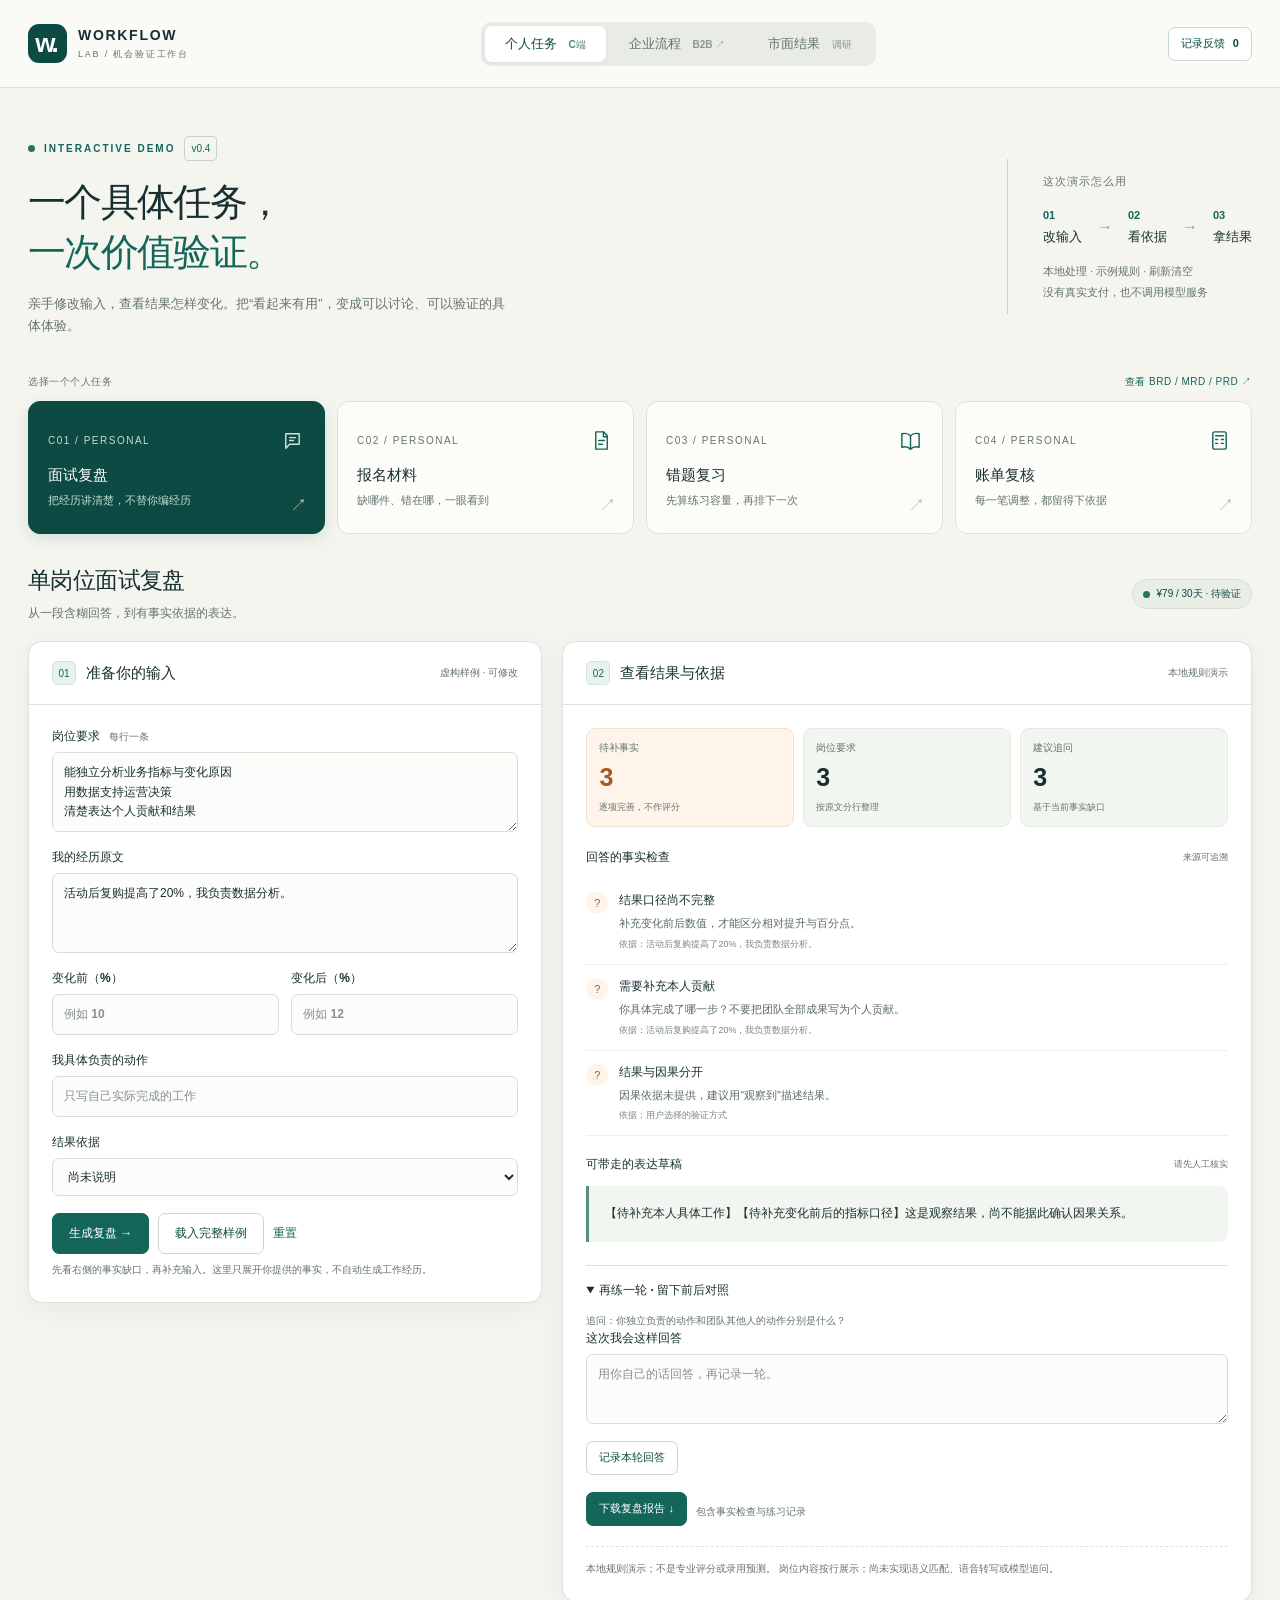
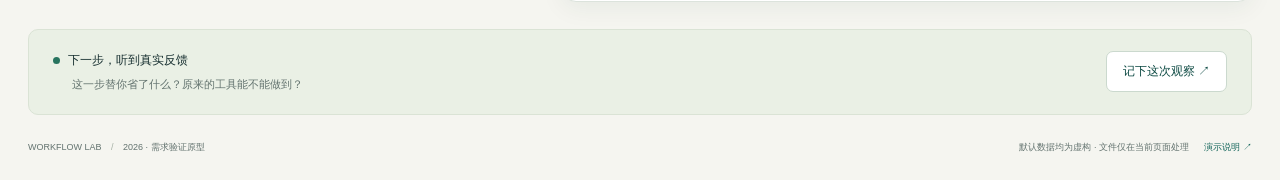
<file: index.html>
<!doctype html>
<html lang="zh-CN">
<head>
  <meta charset="utf-8"><meta name="viewport" content="width=device-width, initial-scale=1"><meta name="color-scheme" content="light">
  <meta name="description" content="四个个人任务工具的可交互本地演示，用于用户访谈和需求验证。">
  <title>个人任务实验室 · Workflow Lab</title>
  <link rel="stylesheet" href="consumer-demo.css">
  <script defer src="consumer-core.js"></script><script defer src="consumer-demo.js"></script>
</head>
<body>
  <a class="skip-link" href="#workspace">跳至操作区</a>
  <header class="topbar">
    <a class="brand" href="index.html" aria-label="Workflow Lab 首页"><span class="brand-symbol" aria-hidden="true">w.</span><span>WORKFLOW<span class="brand-sub">LAB / 机会验证工作台</span></span></a>
    <nav class="family-nav" aria-label="演示大类"><a class="selected" href="index.html" aria-current="page">个人任务 <span>C端</span></a><a href="b2b.html">企业流程 <span>B2B ↗</span></a><a href="agent-results.html">市面结果 <span>调研</span></a></nav>
    <button class="button small secondary" id="feedback-open">记录反馈 <span id="feedback-count">0</span></button>
  </header>
  <div class="page-shell">
    <section class="hero" aria-labelledby="page-title">
      <div><p class="eyebrow"><span class="green-dot"></span> INTERACTIVE DEMO <span class="version">v0.4</span></p><h1 id="page-title">一个具体任务，<span>一次价值验证。</span></h1><p class="hero-description">亲手修改输入，查看结果怎样变化。把“看起来有用”，变成可以讨论、可以验证的具体体验。</p></div>
      <div class="hero-note"><span class="note-label">这次演示怎么用</span><div class="mini-flow"><b>01 <span>改输入</span></b><i>→</i><b>02 <span>看依据</span></b><i>→</i><b>03 <span>拿结果</span></b></div><p>本地处理 · 示例规则 · 刷新清空<br>没有真实支付，也不调用模型服务</p></div>
    </section>
    <div class="section-label"><span>选择一个个人任务</span><a href="https://github.com/allen7wang/codex-b2b-opportunities/blob/main/C端机会/系列文档/README.md">查看 BRD / MRD / PRD ↗</a></div>
    <nav id="scenario-nav" class="scenario-nav" aria-label="C端演示场景"></nav>
    <main id="workspace" tabindex="-1"></main>
    <section class="research-strip"><div><span class="green-dot"></span><strong>下一步，听到真实反馈</strong><p>这一步替你省了什么？原来的工具能不能做到？</p></div><button class="button secondary" id="feedback-bottom">记下这次观察 ↗</button></section>
    <footer><span>WORKFLOW LAB <i>/</i> 2026 · 需求验证原型</span><span>默认数据均为虚构 · 文件仅在当前页面处理 <a href="https://github.com/allen7wang/codex-b2b-opportunities/blob/main/DEMO_GUIDE.md">演示说明 ↗</a></span></footer>
  </div>
  <dialog id="feedback-dialog" aria-labelledby="feedback-title">
    <form id="feedback-form"><div class="dialog-head"><div><p class="eyebrow">RESEARCH NOTES</p><h2 id="feedback-title">记录一次真实观察</h2></div><button type="button" class="icon-button" id="feedback-close" aria-label="关闭反馈窗口">×</button></div>
    <p class="muted">仅保存在本页内存，不会发送。刷新前请下载记录。</p>
    <label>当前方向<input id="feedback-scenario" readonly></label>
    <label>体验后的判断<select id="feedback-verdict"><option value="needs-validation">还需要验证</option><option value="try">愿意继续试用</option><option value="pay-interest">表达了付费意向（非成交）</option><option value="alternative">现有工具已经足够</option></select></label>
    <label>最有用或最卡住的一步<textarea id="feedback-note" rows="4" required maxlength="2000" placeholder="例如：能找到缺件，但我不想手动确认每个文件。"></textarea></label>
    <label>愿意考虑的价格（元，可留空）<input id="feedback-price" type="number" min="0" max="100000" step="0.01" placeholder="这是意向，不记作收入"></label>
    <div class="actions"><button class="button" type="submit">保存观察</button><button type="button" class="button secondary" id="feedback-download">下载全部反馈</button></div></form>
  </dialog>
  <div id="toast" class="toast" role="status" aria-live="polite"></div>
  <noscript><p class="no-script">请启用 JavaScript 以使用本地交互演示。也可以阅读仓库里的产品文档。</p></noscript>
</body>
</html>
</file>
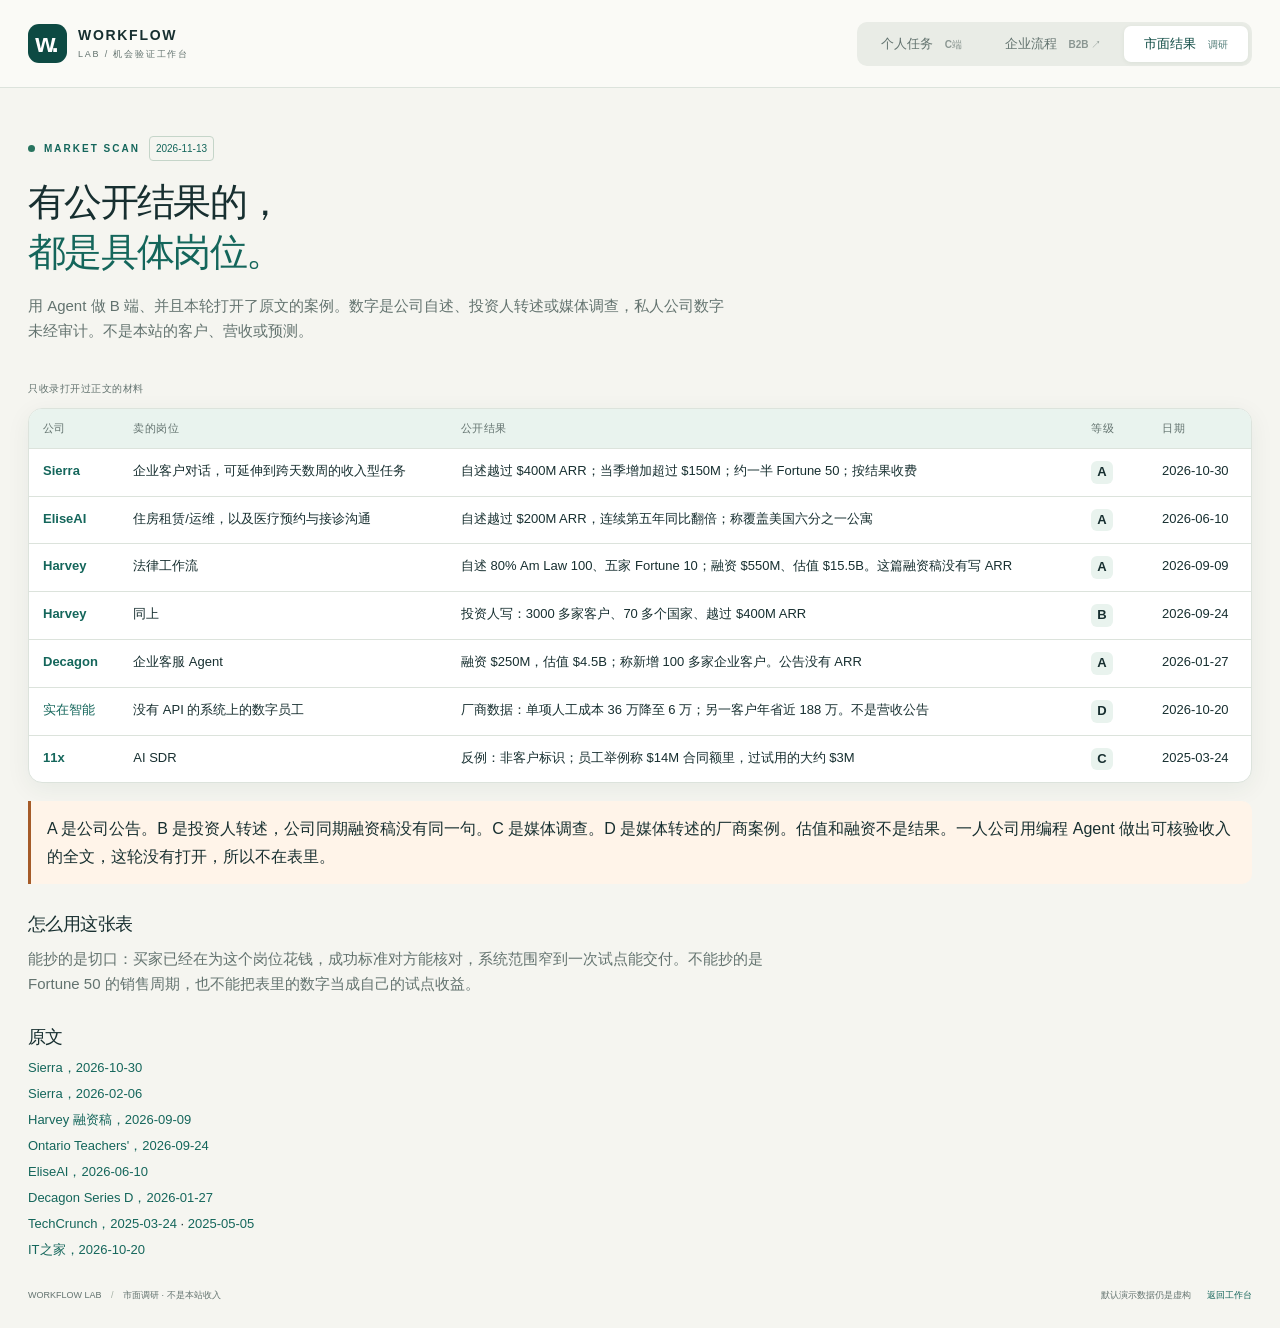
<file: agent-results.html>
<!doctype html>
<html lang="zh-CN">
<head>
  <meta charset="utf-8">
  <meta name="viewport" content="width=device-width, initial-scale=1">
  <meta name="color-scheme" content="light">
  <meta name="description" content="2026-11-13 市面调研：用 Agent 做 B 端、且有公开结果的案例。数字是别人的公开说法，不是本站收入。">
  <title>市面结果 · 机会验证工作台</title>
  <link rel="stylesheet" href="consumer-demo.css">
  <style>
    .note{max-width:760px;color:var(--muted);font-size:15px;line-height:1.7}
    .sheet{background:var(--white);border:1px solid var(--line);border-radius:14px;overflow:auto;box-shadow:var(--shadow)}
    table{width:100%;border-collapse:collapse;font-size:13px;min-width:720px}
    th,td{padding:12px 14px;text-align:left;vertical-align:top;border-bottom:1px solid var(--line)}
    th{font-size:11px;letter-spacing:.04em;color:var(--muted);background:var(--soft)}
    td a{font-weight:650}
    .tag{display:inline-block;min-width:1.4em;padding:1px 6px;border-radius:6px;background:var(--soft);font-weight:700}
    .warn{margin:18px 0 0;padding:14px 16px;border-left:3px solid var(--orange);background:var(--orange-bg);border-radius:0 10px 10px 0}
    .sources{display:grid;gap:8px;margin:8px 0 28px;padding:0;list-style:none}
    .sources li{font-size:13px}
    h2{font-size:18px;margin:28px 0 10px}
  </style>
</head>
<body>
  <a class="skip-link" href="#results">跳至结果表</a>
  <header class="topbar">
    <a class="brand" href="index.html" aria-label="Workflow Lab 首页"><span class="brand-symbol" aria-hidden="true">w.</span><span>WORKFLOW<span class="brand-sub">LAB / 机会验证工作台</span></span></a>
    <nav class="family-nav" aria-label="演示大类">
      <a href="index.html">个人任务 <span>C端</span></a>
      <a href="b2b.html">企业流程 <span>B2B ↗</span></a>
      <a class="selected" href="agent-results.html" aria-current="page">市面结果 <span>调研</span></a>
    </nav>
  </header>
  <div class="page-shell">
    <section class="hero" aria-labelledby="page-title">
      <div>
        <p class="eyebrow"><span class="green-dot"></span> MARKET SCAN <span class="version">2026-11-13</span></p>
        <h1 id="page-title">有公开结果的，<span>都是具体岗位。</span></h1>
        <p class="hero-description note">用 Agent 做 B 端、并且本轮打开了原文的案例。数字是公司自述、投资人转述或媒体调查，私人公司数字未经审计。不是本站的客户、营收或预测。</p>
      </div>
    </section>
    <div class="section-label"><span id="results">只收录打开过正文的材料</span></div>
    <div class="sheet">
      <table>
        <thead><tr><th>公司</th><th>卖的岗位</th><th>公开结果</th><th>等级</th><th>日期</th></tr></thead>
        <tbody>
          <tr><td><a href="https://sierra.ai/blog/our-customers-ambition-is-accelerating-our-growth">Sierra</a></td><td>企业客户对话，可延伸到跨天数周的收入型任务</td><td>自述越过 $400M ARR；当季增加超过 $150M；约一半 Fortune 50；按结果收费</td><td><span class="tag">A</span></td><td>2026-10-30</td></tr>
          <tr><td><a href="https://www.eliseai.com/blog/eliseai-hits-200m-arr-after-five-consecutive-years-of-100-growth-across-housing-and-healthcare">EliseAI</a></td><td>住房租赁/运维，以及医疗预约与接诊沟通</td><td>自述越过 $200M ARR，连续第五年同比翻倍；称覆盖美国六分之一公寓</td><td><span class="tag">A</span></td><td>2026-06-10</td></tr>
          <tr><td><a href="https://www.harvey.ai/blog/harvey-raises-dollar550m-at-a-dollar155b-valuation-to-help-legal-teams-own-their-intelligence">Harvey</a></td><td>法律工作流</td><td>自述 80% Am Law 100、五家 Fortune 10；融资 $550M、估值 $15.5B。这篇融资稿没有写 ARR</td><td><span class="tag">A</span></td><td>2026-09-09</td></tr>
          <tr><td><a href="https://www.otpp.com/en-ca/about-us/news-and-insights/2026/teachers-venture-growth-invests-in-harvey-ai-legal-platform/">Harvey</a></td><td>同上</td><td>投资人写：3000 多家客户、70 多个国家、越过 $400M ARR</td><td><span class="tag">B</span></td><td>2026-09-24</td></tr>
          <tr><td><a href="https://decagon.ai/blog/series-d-announcement">Decagon</a></td><td>企业客服 Agent</td><td>融资 $250M，估值 $4.5B；称新增 100 多家企业客户。公告没有 ARR</td><td><span class="tag">A</span></td><td>2026-01-27</td></tr>
          <tr><td><a href="https://www.ithome.com/1/015/130.htm">实在智能</a></td><td>没有 API 的系统上的数字员工</td><td>厂商数据：单项人工成本 36 万降至 6 万；另一客户年省近 188 万。不是营收公告</td><td><span class="tag">D</span></td><td>2026-10-20</td></tr>
          <tr><td><a href="https://techcrunch.com/2025/03/24/a16z-and-benchmark-backed-11x-has-been-claiming-customers-it-doesnt-have/">11x</a></td><td>AI SDR</td><td>反例：非客户标识；员工举例称 $14M 合同额里，过试用的大约 $3M</td><td><span class="tag">C</span></td><td>2025-03-24</td></tr>
        </tbody>
      </table>
    </div>
    <p class="warn">A 是公司公告。B 是投资人转述，公司同期融资稿没有同一句。C 是媒体调查。D 是媒体转述的厂商案例。估值和融资不是结果。一人公司用编程 Agent 做出可核验收入的全文，这轮没有打开，所以不在表里。</p>
    <h2>怎么用这张表</h2>
    <p class="note">能抄的是切口：买家已经在为这个岗位花钱，成功标准对方能核对，系统范围窄到一次试点能交付。不能抄的是 Fortune 50 的销售周期，也不能把表里的数字当成自己的试点收益。</p>
    <h2>原文</h2>
    <ul class="sources">
      <li><a href="https://sierra.ai/blog/our-customers-ambition-is-accelerating-our-growth">Sierra，2026-10-30</a></li>
      <li><a href="https://sierra.ai/blog/year-two-in-review">Sierra，2026-02-06</a></li>
      <li><a href="https://www.harvey.ai/blog/harvey-raises-dollar550m-at-a-dollar155b-valuation-to-help-legal-teams-own-their-intelligence">Harvey 融资稿，2026-09-09</a></li>
      <li><a href="https://www.otpp.com/en-ca/about-us/news-and-insights/2026/teachers-venture-growth-invests-in-harvey-ai-legal-platform/">Ontario Teachers'，2026-09-24</a></li>
      <li><a href="https://www.eliseai.com/blog/eliseai-hits-200m-arr-after-five-consecutive-years-of-100-growth-across-housing-and-healthcare">EliseAI，2026-06-10</a></li>
      <li><a href="https://decagon.ai/blog/series-d-announcement">Decagon Series D，2026-01-27</a></li>
      <li><a href="https://techcrunch.com/2025/03/24/a16z-and-benchmark-backed-11x-has-been-claiming-customers-it-doesnt-have/">TechCrunch，2025-03-24</a> · <a href="https://techcrunch.com/2025/05/05/11x-ceo-hasan-sukkar-steps-down">2025-05-05</a></li>
      <li><a href="https://www.ithome.com/1/015/130.htm">IT之家，2026-10-20</a></li>
    </ul>
    <footer><span>WORKFLOW LAB <i>/</i> 市面调研 · 不是本站收入</span><span>默认演示数据仍是虚构 <a href="index.html">返回工作台</a></span></footer>
  </div>
</body>
</html>
</file>
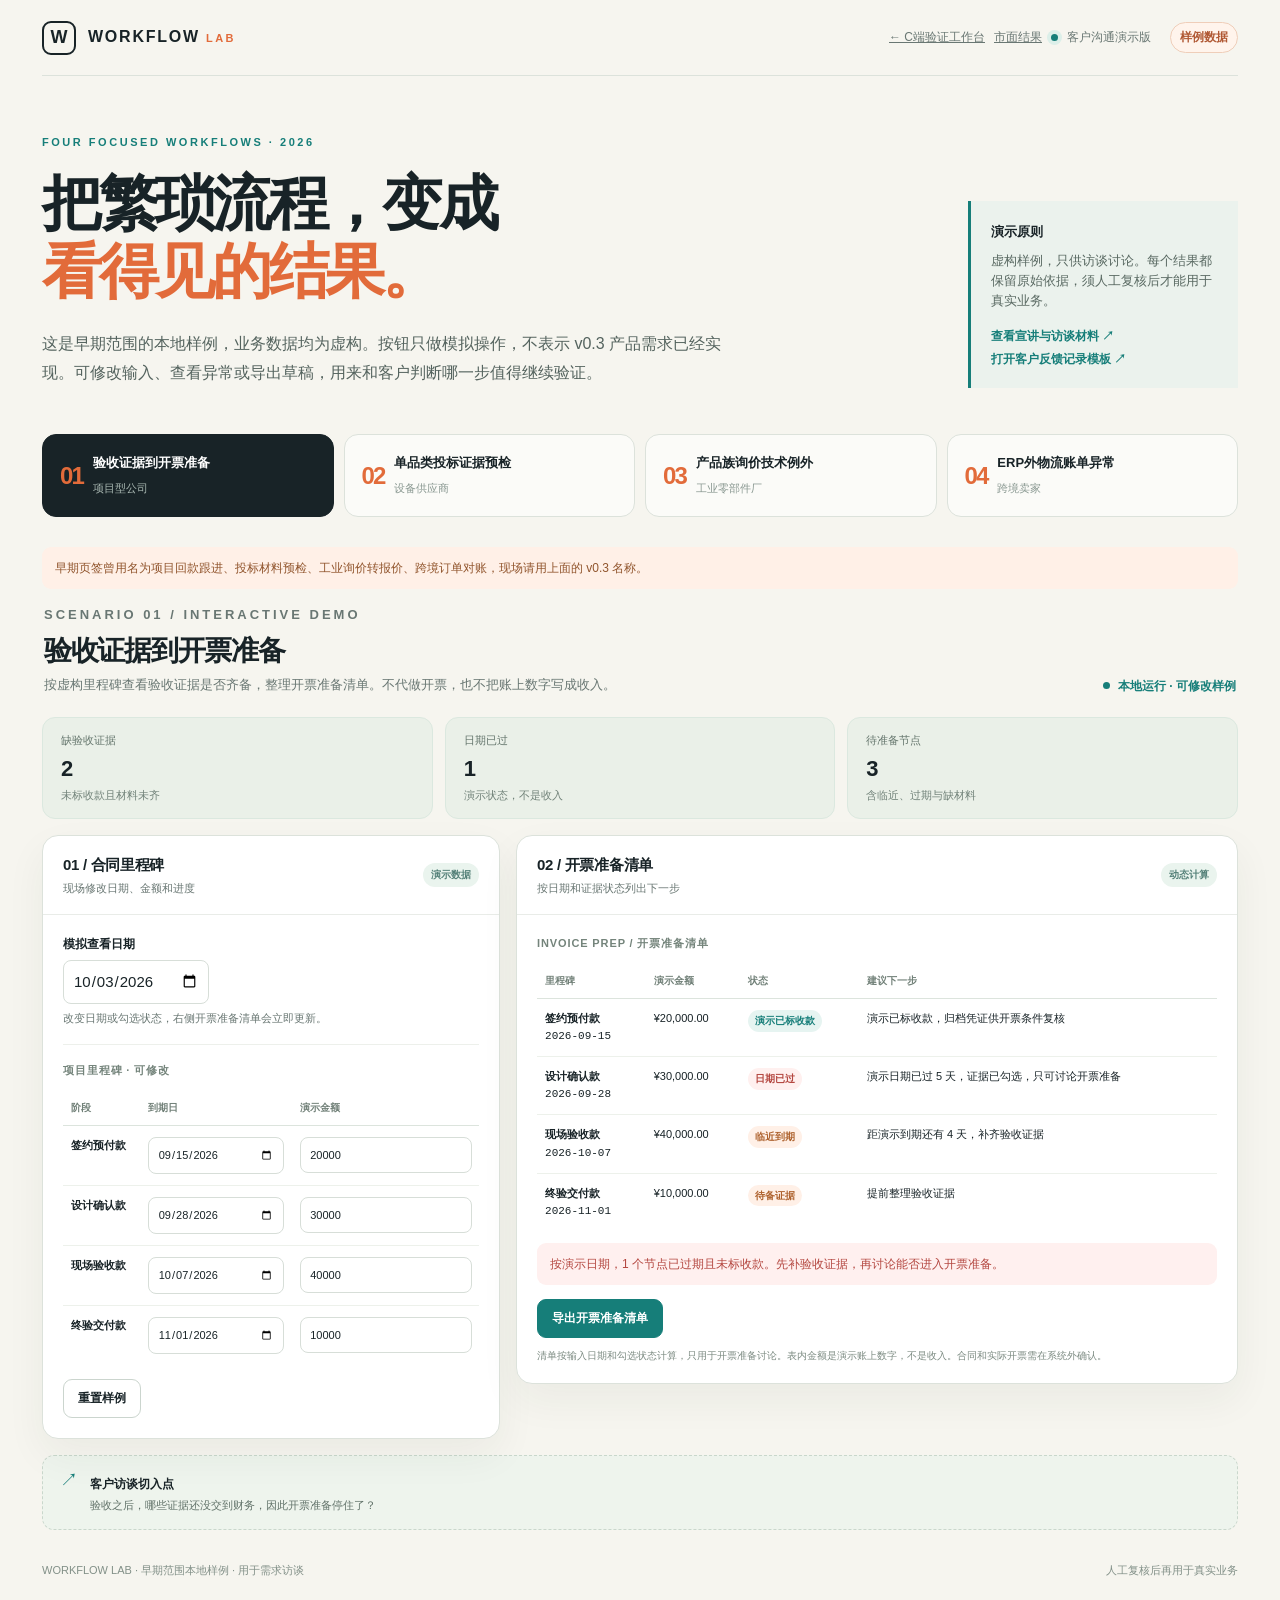
<file: b2b.html>
<!doctype html>
<html lang="zh-CN">
<head>
  <meta charset="utf-8">
  <meta name="viewport" content="width=device-width, initial-scale=1">
  <meta name="color-scheme" content="light">
  <title>B2B 企业流程 · Workflow Lab</title>
  <link rel="stylesheet" href="styles.css">
</head>
<body>
  <div class="site-shell">
    <header class="topbar">
      <a class="brand" href="index.html" aria-label="返回演示工作台"><span class="brand-mark">W</span><span>WORKFLOW <small>LAB</small></span></a>
      <div class="topbar-right"><a href="index.html">← C端验证工作台</a><a href="agent-results.html">市面结果</a><span class="live-dot"></span><span>客户沟通演示版</span><span class="demo-pill">样例数据</span></div>
    </header>

    <section class="intro">
      <div class="intro-copy">
        <p class="eyebrow">FOUR FOCUSED WORKFLOWS · 2026</p>
        <h1>把繁琐流程，变成<br><em>看得见的结果。</em></h1>
        <p class="intro-lead">这是早期范围的本地样例，业务数据均为虚构。按钮只做模拟操作，不表示 v0.3 产品需求已经实现。可修改输入、查看异常或导出草稿，用来和客户判断哪一步值得继续验证。</p>
      </div>
      <div class="intro-aside"><strong>演示原则</strong><p>虚构样例，只供访谈讨论。每个结果都保留原始依据，须人工复核后才能用于真实业务。</p><a href="https://github.com/allen7wang/codex-b2b-opportunities/blob/main/SALES_KIT.md">查看宣讲与访谈材料 <span aria-hidden="true">↗</span></a><br><a href="https://github.com/allen7wang/codex-b2b-opportunities/blob/main/FEEDBACK_TEMPLATE.md">打开客户反馈记录模板 <span aria-hidden="true">↗</span></a></div>
    </section>

    <nav class="demo-nav" aria-label="选择演示场景">
      <button type="button" data-tab="project" class="active"><span>01</span><b>验收证据到开票准备</b><small>项目型公司</small></button>
      <button type="button" data-tab="tender"><span>02</span><b>单品类投标证据预检</b><small>设备供应商</small></button>
      <button type="button" data-tab="quote"><span>03</span><b>产品族询价技术例外</b><small>工业零部件厂</small></button>
      <button type="button" data-tab="reconcile"><span>04</span><b>ERP外物流账单异常</b><small>跨境卖家</small></button>
    </nav>
    <p class="message warn">早期页签曾用名为项目回款跟进、投标材料预检、工业询价转报价、跨境订单对账，现场请用上面的 v0.3 名称。</p>

    <main id="demo-root" aria-live="polite"></main>
    <footer class="footer"><span>WORKFLOW LAB · 早期范围本地样例 · 用于需求访谈</span><span>人工复核后再用于真实业务</span></footer>
  </div>
  <script src="app.js"></script>
</body>
</html>
</file>
<file: consumer-demo.css>
:root{--ink:#172f30;--teal:#14665b;--teal-dark:#0d4a43;--soft:#e9f3ee;--paper:#f5f5f0;--white:#fff;--muted:#63736f;--line:#dce3dc;--orange:#a55b28;--orange-bg:#fff4e9;--red:#ae443a;--red-bg:#fff0ec;--shadow:0 6px 24px #173e2910;font-family:Inter,-apple-system,BlinkMacSystemFont,"PingFang SC","Microsoft YaHei",sans-serif;color:var(--ink);background:var(--paper);font-synthesis:none}
*{box-sizing:border-box}body{margin:0}button,input,select,textarea{font:inherit;color:inherit}button,a,input,select,textarea{touch-action:manipulation}button{cursor:pointer}button:disabled{cursor:not-allowed;opacity:.45}a{color:var(--teal);text-decoration:none}a:hover{text-decoration:underline}button:focus-visible,a:focus-visible,input:focus-visible,select:focus-visible,textarea:focus-visible,summary:focus-visible{outline:3px solid #87b9a9;outline-offset:3px}button,a{-webkit-tap-highlight-color:transparent}h1,h2,h3,p{margin-top:0}h2{font-size:23px;letter-spacing:-.6px;margin-bottom:7px}h3{font-size:15px;margin:0}p{line-height:1.7}.skip-link{position:absolute;left:15px;top:-80px;z-index:20;background:white;padding:12px}.skip-link:focus{top:10px}.topbar{min-height:88px;border-bottom:1px solid var(--line);padding:18px max(28px,calc((100vw - 1320px)/2));display:flex;align-items:center;justify-content:space-between;gap:24px;background:#fafaf6}.brand{display:flex;gap:11px;align-items:center;color:var(--ink);font-size:14px;font-weight:780;letter-spacing:1.7px}.brand:hover{text-decoration:none}.brand-symbol{display:grid;place-items:center;background:var(--teal-dark);color:#fff;width:39px;height:39px;border-radius:11px;font-size:26px;font-weight:650;letter-spacing:-3px;padding-right:4px}.brand-sub{display:block;font-size:9px;letter-spacing:1.8px;font-weight:500;margin-top:5px;color:var(--muted)}.family-nav{display:flex;gap:3px;background:#e9ece6;padding:4px;border-radius:10px}.family-nav a{padding:9px 20px;border-radius:7px;color:var(--muted);font-size:13px;font-weight:650;white-space:nowrap}.family-nav a.selected{background:#fff;color:var(--teal-dark);box-shadow:0 1px 5px #163b2310}.family-nav span{font-size:10px;margin-left:8px;opacity:.7}.page-shell{max-width:1376px;padding:0 28px;margin:auto}.hero{display:grid;grid-template-columns:1.6fr 1fr;gap:70px;padding:48px 0 38px;align-items:center}.eyebrow{font-size:10px;font-weight:700;letter-spacing:2px;color:var(--teal);display:flex;align-items:center;gap:9px;margin:0 0 16px}.green-dot{width:7px;height:7px;background:#28745f;display:inline-block;border-radius:50%;flex:none}.version{border:1px solid #c5d5c9;letter-spacing:0;border-radius:4px;padding:3px 6px;font-weight:500}h1{font-size:clamp(28px,3vw,43px);line-height:1.3;letter-spacing:-1.7px;font-weight:650;margin-bottom:16px}h1 span{color:var(--teal);display:block}.hero-description{font-size:13px;color:var(--muted);max-width:480px;margin:0}.hero-note{border-left:1px solid #cad4c9;padding:12px 0 12px 35px;justify-self:end}.note-label{font-size:11px;letter-spacing:1px;color:var(--muted)}.mini-flow{display:flex;gap:15px;align-items:center;margin:20px 0 15px}.mini-flow b{font-size:11px;color:var(--teal)}.mini-flow b span{display:block;font-size:13px;color:var(--ink);margin-top:7px}.mini-flow i{color:#91a096;font-style:normal}.hero-note p{font-size:11px;color:var(--muted);margin:0;line-height:1.9}.section-label{display:flex;justify-content:space-between;font-size:10px;color:var(--muted);letter-spacing:.5px;margin-bottom:12px}.section-label a{font-size:10px}.scenario-nav{display:grid;grid-template-columns:repeat(4,minmax(0,1fr));gap:12px}.scenario-card{position:relative;background:#fcfcf8;border:1px solid var(--line);border-radius:12px;text-align:left;padding:17px 19px 16px;transition:background .15s,border-color .15s;min-height:133px}.scenario-card:hover{border-color:#89ac98}.scenario-card.active{background:var(--teal-dark);color:white;border-color:var(--teal-dark);box-shadow:0 5px 16px #174a3820}.card-top{display:flex;align-items:center;justify-content:space-between;margin-bottom:13px}.code{font-size:10px;letter-spacing:1.5px;color:var(--muted)}.active .code{color:#c4ded2}.card-icon{display:grid;place-items:center;width:26px;height:26px;color:var(--teal)}.active .card-icon{color:#cbe4d4}.card-icon svg{width:23px;height:23px}.scenario-card strong{font-size:15px;display:block;font-weight:600;margin-bottom:7px}.scenario-card small{color:var(--muted);font-size:11px;display:block;line-height:1.5}.scenario-card.active small{color:#c4ded2}.card-arrow{position:absolute;right:17px;bottom:16px;font-size:17px;color:#b0c1b4}.workspace-heading{display:flex;justify-content:space-between;align-items:center;gap:20px;margin:31px 0 18px}.workspace-heading p{font-size:12px;color:var(--muted);margin:0}.pill{display:inline-flex;gap:7px;align-items:center;font-size:10px;background:#e9eee5;color:var(--teal-dark);border:1px solid #d3dfd0;padding:7px 10px;border-radius:30px;white-space:nowrap}.workspace-grid{display:grid;grid-template-columns:minmax(0,.94fr) minmax(0,1.26fr);gap:20px;align-items:start}.panel{background:white;border:1px solid var(--line);border-radius:14px;overflow:hidden;box-shadow:var(--shadow);min-width:0}.panel-head{padding:19px 23px;border-bottom:1px solid var(--line);display:flex;justify-content:space-between;align-items:center;gap:10px}.panel-head>div{display:flex;gap:10px;align-items:center}.step-number{font-size:10px;color:var(--teal);background:var(--soft);border:1px solid #d8e4da;border-radius:5px;width:24px;height:24px;display:grid;place-items:center}.sample-label{font-size:10px;color:var(--muted)}.panel-body{padding:23px}.input-group,label{display:block;font-size:12px;font-weight:600;margin-bottom:17px}.label-hint{font-size:10px;font-weight:400;color:var(--muted);margin-left:6px}.input-group>label{margin-bottom:7px}input,textarea,select{display:block;width:100%;border:1px solid #d4dfd6;background:#fcfdfb;border-radius:7px;padding:10px 11px;font-size:12px;line-height:1.6;margin-top:7px;min-width:0}textarea{resize:vertical;min-height:70px;font-weight:400}input::placeholder,textarea::placeholder{color:#849189}input[readonly]{color:var(--muted)}input[type=checkbox]{width:15px;height:15px;accent-color:var(--teal);padding:0;margin:0;flex:none}input[type=file]{font-size:11px}input[type=file]::file-selector-button{border:0;background:var(--soft);color:var(--teal-dark);padding:6px 10px;border-radius:4px;margin-right:8px}.form-row{display:grid;grid-template-columns:1fr 1fr;gap:12px}.form-row.three{grid-template-columns:repeat(3,minmax(0,1fr))}.help{font-size:10px;color:var(--muted);line-height:1.8;font-weight:400;margin:7px 0 0}.actions{display:flex;flex-wrap:wrap;align-items:center;gap:9px;margin-top:17px}.button{display:inline-flex;align-items:center;justify-content:center;gap:8px;border:1px solid var(--teal);background:var(--teal);color:#fff;border-radius:7px;padding:11px 16px;font-size:12px;font-weight:600;line-height:1.4;min-height:40px;text-decoration:none}.button:hover{background:var(--teal-dark);text-decoration:none}.button.secondary{color:var(--teal-dark);background:#fff;border-color:#cbd9ce}.button.secondary:hover{background:var(--soft)}.button.small{padding:8px 12px;min-height:34px;font-size:11px}.button.text{padding:5px 0;background:transparent;color:var(--teal);border:0;min-height:28px}.button.full-width{width:100%}.result-metrics{display:grid;grid-template-columns:repeat(3,minmax(0,1fr));gap:9px;margin-bottom:22px}.metric{background:#f2f6f1;border:1px solid #e4eae1;border-radius:9px;padding:12px}.metric span{font-size:10px;color:var(--muted);display:block}.metric strong{display:block;font-size:25px;font-weight:600;letter-spacing:-1px;margin:8px 0 4px;font-variant-numeric:tabular-nums;overflow-wrap:anywhere}.metric small{font-size:9px;color:var(--muted)}.metric.warning{background:var(--orange-bg);border-color:#f0e1d1}.metric.warning strong{color:var(--orange)}.section-title{display:flex;align-items:center;justify-content:space-between;gap:12px;margin:20px 0 13px;font-size:12px;font-weight:600}.section-title small{color:var(--muted);font-size:9px;font-weight:400}.check-item{display:flex;gap:11px;padding:13px 0;border-bottom:1px solid #ecf0e9}.check-item:last-child{border-bottom:0}.check-item strong{font-size:12px;font-weight:600;display:block;margin-bottom:5px}.check-item p{font-size:11px;margin:0;color:#586b63;overflow-wrap:anywhere}.check-item small{font-size:9px;color:#77877d;display:block;margin-top:5px}.status-icon{flex:none;display:grid;place-items:center;width:22px;height:22px;border-radius:50%;font-size:11px;background:var(--orange-bg);color:var(--orange)}.status-icon.ok{background:var(--soft);color:var(--teal)}.status-icon.fail,.status-icon.missing{background:var(--red-bg);color:var(--red)}.copy-card{padding:16px;background:#f2f6f0;border-left:3px solid #58927a;border-radius:0 8px 8px 0;font-size:12px;line-height:1.95;overflow-wrap:anywhere}.scope-note{font-size:10px;color:var(--muted);line-height:1.8;border-top:1px dashed var(--line);margin-top:20px;padding-top:13px}.alert{border:1px solid #efdcc9;background:var(--orange-bg);color:#8b522e;font-size:11px;line-height:1.75;border-radius:7px;padding:11px 13px;margin-bottom:16px}.alert.error{color:var(--red);background:var(--red-bg);border-color:#f0cfc7}.alert.success{background:var(--soft);border-color:#cfdfd2;color:var(--teal-dark)}[hidden]{display:none!important}.divider{height:1px;background:var(--line);margin:23px 0}.practice-box{border-top:1px solid var(--line);margin-top:23px;padding-top:16px}.practice-box summary{font-size:12px;font-weight:600;cursor:pointer;margin-bottom:13px}.practice-history{font-size:11px;color:var(--muted);background:#f6f7f3;padding:12px;border-radius:6px;line-height:1.8;white-space:pre-wrap;overflow-wrap:anywhere}.pill-result{font-size:9px;padding:4px 7px;border-radius:4px;display:inline-block;white-space:nowrap;background:var(--orange-bg);color:var(--orange)}.pill-result.ok,.pill-result.included{background:var(--soft);color:var(--teal)}.pill-result.fail,.pill-result.missing{background:var(--red-bg);color:var(--red)}.pill-result.duplicate,.pill-result.transfer,.pill-result.outside{background:#edf0ed;color:var(--muted)}.empty-state{text-align:center;padding:40px 15px;color:var(--muted);font-size:12px;line-height:1.9}.empty-icon{display:block;font-size:30px;color:var(--teal);margin-bottom:13px}.table-wrap{overflow:auto;max-height:430px;scrollbar-width:thin;border:1px solid var(--line);border-radius:8px}table{border-collapse:collapse;width:100%;font-size:11px;text-align:left}th{background:#f3f6f0;color:var(--muted);font-size:10px;font-weight:500;white-space:nowrap;position:sticky;top:0}td,th{padding:11px 12px;border-bottom:1px solid #e6ece3;vertical-align:top}td{min-width:65px;line-height:1.6}td small{display:block;color:var(--muted);font-size:9px;margin-top:3px;max-width:190px}td select{min-width:140px;font-size:10px;padding:5px;margin-top:5px}tr:last-child td{border-bottom:0}.file-list{display:grid;gap:5px;margin:12px 0 18px}.file-item{display:flex;justify-content:space-between;gap:10px;font-size:10px;padding:8px 10px;background:#f2f5ef;border-radius:5px}.file-item span{overflow-wrap:anywhere}.file-item small{color:var(--muted);white-space:nowrap}.rule-row{padding:14px 0;border-bottom:1px solid #e8ede5}.rule-title{font-size:12px;font-weight:600;margin-bottom:8px}.rule-controls{display:grid;grid-template-columns:1fr 74px 82px;gap:8px}.rule-controls label{font-size:9px;font-weight:400;color:var(--muted);margin:0}.rule-controls input,.rule-controls select{padding:7px;font-size:11px}.confirm-label{display:flex;gap:8px;font-size:10px;font-weight:400;align-items:center;margin:10px 0 0;color:var(--muted)}.plan-bar{height:8px;background:#e5ece1;border-radius:6px;overflow:hidden;margin:15px 0 8px}.plan-bar i{display:block;height:100%;background:#5c9177;border-radius:6px}.plan-bar.over i{background:#c28b55}.question-list{display:flex;gap:7px;margin:15px 0}.question-choice{border:1px solid var(--line);background:#fff;padding:7px 11px;font-size:10px;border-radius:5px}.question-choice.active{border-color:var(--teal);background:var(--soft);color:var(--teal)}.question-stem{background:#f5f7f1;padding:16px;font-size:13px;line-height:1.8;border-radius:7px;margin-bottom:17px}.bill-csv{font:10px/1.9 ui-monospace,SFMono-Regular,Menlo,monospace;white-space:pre;min-height:235px;overflow:auto;resize:vertical}.bridge{display:grid;grid-template-columns:repeat(2,1fr);gap:6px;font-size:10px;margin:16px 0}.bridge>div{display:flex;justify-content:space-between;gap:10px;padding:9px;background:#f6f7f3;border-radius:5px}.bridge b{font-weight:600}.bridge>div:last-child{grid-column:1/-1;border-top:1px solid var(--line);background:var(--soft)}.research-strip{margin:27px 0 24px;padding:20px 24px;background:#eaf0e5;border:1px solid #dae3d5;border-radius:10px;display:flex;justify-content:space-between;align-items:center;gap:20px}.research-strip strong{font-size:12px;margin-left:8px}.research-strip p{font-size:11px;color:var(--muted);margin:6px 0 0 19px}footer{display:flex;justify-content:space-between;gap:20px;padding-bottom:25px;font-size:9px;color:var(--muted);line-height:1.8}footer i{font-style:normal;padding:0 7px;color:#a4afa4}footer a{margin-left:13px}.muted{font-size:12px;color:var(--muted)}.mono{font-family:ui-monospace,Menlo,monospace}dialog{max-width:520px;width:calc(100% - 32px);padding:26px;border:1px solid var(--line);border-radius:15px;box-shadow:0 20px 80px #0d33252a;color:var(--ink)}dialog::backdrop{background:#18382c80;backdrop-filter:blur(3px)}.dialog-head{display:flex;justify-content:space-between;align-items:start}.dialog-head .eyebrow{margin-bottom:10px}.dialog-head h2{font-size:21px}.icon-button{border:0;background:#f1f5ee;font-size:22px;width:31px;height:31px;border-radius:50%;color:var(--muted)}.toast{position:fixed;bottom:24px;left:50%;transform:translate(-50%,20px);background:var(--teal-dark);color:white;padding:13px 22px;border-radius:9px;box-shadow:0 8px 30px #16392d20;font-size:12px;opacity:0;pointer-events:none;z-index:50;transition:opacity .2s,transform .2s;max-width:90vw}.toast.visible{opacity:1;transform:translate(-50%,0)}.no-script{padding:30px;text-align:center}.subtle-footer{font-size:9px;color:var(--muted);margin-top:11px;line-height:1.8}
@media(min-width:1400px){.hero{padding-top:49px}}@media(max-width:1000px){.hero{gap:25px}.hero-note{padding-left:22px}.scenario-card{padding:15px}.scenario-card strong{font-size:14px}.topbar{padding:16px 24px}.panel-head,.panel-body{padding:18px}.workspace-grid{gap:15px}.metric{padding:10px}.metric strong{font-size:22px}.brand{font-size:12px}.family-nav a{padding:9px 13px}}@media(max-width:800px){.workspace-grid{grid-template-columns:1fr}.hero{grid-template-columns:1.4fr 1fr;gap:20px}.hero h1{font-size:32px}.mini-flow{gap:10px}.hero-note{padding-left:18px}.scenario-card small{font-size:10px}.scenario-card strong{font-size:12px}.card-arrow{display:none}.brand-sub{font-size:8px}.topbar{gap:12px}.family-nav span{display:none}.panel-body{padding:22px}.result-metrics .metric strong{font-size:28px}}@media(max-width:560px){.topbar{padding:15px 18px;flex-wrap:wrap;gap:15px}.brand{font-size:12px}.family-nav{order:3;width:100%;justify-content:stretch}.family-nav a{flex:1;text-align:center}.family-nav span{display:inline}.page-shell{padding:0 18px}.hero{display:block;padding:30px 0 25px}.hero h1{font-size:33px}.hero-description{font-size:12px}.hero-note{display:none}.scenario-nav{grid-template-columns:1fr 1fr;gap:9px}.scenario-card{min-height:126px}.scenario-card strong{font-size:14px}.scenario-card small{font-size:10px}.section-label{font-size:9px}.section-label a{font-size:9px}.workspace-heading{align-items:flex-start;margin-top:25px;gap:10px}.workspace-heading h2{font-size:21px}.workspace-heading p{font-size:11px}.pill{font-size:9px;padding:6px 8px;margin-top:2px}.panel-head,.panel-body{padding:16px}input,textarea,select{font-size:16px}.rule-controls select,.rule-controls input{font-size:14px}.bill-csv{font-size:11px}.metric{padding:11px 8px}.metric span{font-size:9px}.result-metrics .metric strong{font-size:25px}.metric small{font-size:8px}.research-strip{padding:17px;display:block}.research-strip .button{margin:15px 0 0 18px}.research-strip p{font-size:10px}.research-strip strong{font-size:11px}footer{display:block}footer>span{display:block;margin-top:7px}footer a{margin-left:8px}.form-row.three{gap:8px}.form-row.three label{font-size:10px}.actions{gap:8px}.button{padding:11px 13px;font-size:11px}.hero .eyebrow{font-size:9px}.rule-controls{grid-template-columns:1fr 64px 74px}.sample-label{font-size:9px}}@media(prefers-reduced-motion:reduce){*{scroll-behavior:auto!important;transition:none!important}}

.file-preview{border:0;background:none;color:var(--teal);font-size:10px;padding:0 0 0 6px;text-decoration:underline}.file-item small{display:flex;align-items:center;gap:3px}.file-item{align-items:center}
</file>
<file: styles.css>
:root{--ink:#182327;--muted:#697773;--paper:#f6f5ef;--white:#fff;--line:#dce2db;--accent:#e26b3a;--teal:#167e79;--teal-bg:#e6f4f1;--orange-bg:#fff0e7;--red:#b44740;--red-bg:#fff0ef;--shadow:0 16px 40px rgba(30,48,43,.055)}
*{box-sizing:border-box}html{scroll-behavior:smooth}body{margin:0;background:var(--paper);color:var(--ink);font-family:-apple-system,BlinkMacSystemFont,"PingFang SC","Microsoft YaHei",sans-serif;font-size:15px;line-height:1.55}button,input,textarea,select{font:inherit}button{cursor:pointer}a{color:inherit}.site-shell{max-width:1440px;margin:auto;padding:0 42px}.topbar{min-height:76px;border-bottom:1px solid var(--line);display:flex;align-items:center;justify-content:space-between;gap:20px}.brand{display:inline-flex;align-items:center;gap:12px;font-size:16px;font-weight:800;letter-spacing:.11em;text-decoration:none}.brand small{font-size:11px;letter-spacing:.22em;color:var(--accent)}.brand-mark{display:grid;place-items:center;width:34px;height:34px;border:2px solid var(--ink);border-radius:9px;font-size:18px;font-weight:900;letter-spacing:-.1em;padding-right:2px}.topbar-right{display:flex;align-items:center;gap:9px;color:var(--muted);font-size:12px}.live-dot{height:7px;width:7px;background:var(--teal);border-radius:50%;box-shadow:0 0 0 4px #dcefe9}.demo-pill{margin-left:10px;padding:5px 9px;border:1px solid #efceb9;border-radius:100px;color:#b05833;background:#fff4ec;font-weight:700}.intro{display:flex;justify-content:space-between;align-items:end;gap:60px;padding:58px 0 46px}.intro-copy{max-width:730px}.eyebrow{margin:0 0 19px;color:var(--teal);font-size:11px;letter-spacing:.23em;font-weight:800}.intro h1{font-size:clamp(38px,4.7vw,66px);line-height:1.13;letter-spacing:-.055em;margin:0 0 24px;font-weight:850}.intro h1 em{font-style:normal;color:var(--accent)}.intro-lead{font-size:16px;color:#54635e;max-width:690px;margin:0;line-height:1.8}.intro-aside{width:270px;flex:0 0 auto;padding:18px 20px;border-left:3px solid var(--teal);background:#ebf2ed}.intro-aside strong{font-size:13px}.intro-aside p{color:#596962;font-size:13px;margin:8px 0 12px}.intro-aside a{font-size:12px;font-weight:700;color:var(--teal);text-decoration:none}.demo-nav{display:grid;grid-template-columns:repeat(4,1fr);gap:10px;margin:0 0 30px}.demo-nav button{border:1px solid var(--line);background:rgba(255,255,255,.6);border-radius:14px;padding:17px 17px 15px;text-align:left;display:grid;grid-template-columns:auto 1fr;column-gap:10px;align-items:center;color:var(--ink);transition:.2s ease;min-height:83px}.demo-nav button:hover{transform:translateY(-2px);box-shadow:var(--shadow)}.demo-nav button.active{background:var(--ink);color:white;border-color:var(--ink)}.demo-nav span{grid-row:1/3;color:var(--accent);font-size:24px;font-weight:800;letter-spacing:-.08em;line-height:1}.demo-nav b{font-size:13px;white-space:normal;line-height:1.3}.demo-nav small{font-size:11px;color:#889790}.demo-nav button.active small{color:#aab9b3}.demo-heading{display:flex;align-items:end;justify-content:space-between;gap:28px;padding:4px 2px 22px}.demo-heading .eyebrow{margin-bottom:8px}.demo-heading h2{font-size:28px;letter-spacing:-.045em;margin:0 0 7px;line-height:1.25}.demo-heading p{margin:0;color:var(--muted);font-size:13px;max-width:690px}.status-line{display:flex;gap:8px;align-items:center;color:var(--teal);font-size:12px;font-weight:700;white-space:nowrap}.status-line span{height:7px;width:7px;background:var(--teal);border-radius:100px}.metrics{display:grid;grid-template-columns:repeat(3,1fr);gap:12px;margin-bottom:16px}.metric{background:#eaf0e8;border:1px solid #dbe8df;border-radius:13px;padding:14px 18px}.metric .label{font-size:11px;color:#65766d}.metric .value{font-size:22px;font-weight:800;margin-top:3px;letter-spacing:-.04em}.metric .hint{font-size:11px;color:#718279;margin-top:1px}.work-grid{display:grid;grid-template-columns:minmax(300px,.92fr) minmax(440px,1.45fr);gap:16px;align-items:start}.panel{background:var(--white);border:1px solid var(--line);border-radius:16px;box-shadow:var(--shadow);overflow:hidden}.panel-head{display:flex;justify-content:space-between;align-items:center;gap:14px;border-bottom:1px solid #e9ece8;padding:17px 20px}.panel-head h3{font-size:15px;margin:0;letter-spacing:-.02em}.panel-head p{margin:3px 0 0;color:var(--muted);font-size:11px}.panel-body{padding:20px}.tiny-tag{border-radius:100px;padding:4px 8px;color:#548078;background:#eaf4ee;font-size:10px;font-weight:800;white-space:nowrap}.field-label{display:block;font-size:12px;font-weight:700;margin:0 0 7px}.field-help{font-size:11px;color:var(--muted);margin:6px 0 0}.textarea{width:100%;min-height:230px;border:1px solid #d7ded8;border-radius:10px;background:#fbfcfa;color:var(--ink);padding:13px 14px;resize:vertical;line-height:1.65;font-size:12px;outline:none}.textarea:focus,.control:focus{border-color:var(--teal);box-shadow:0 0 0 3px #d5eee8}.textarea.csv{min-height:167px;font-family:ui-monospace,SFMono-Regular,Menlo,monospace;white-space:pre;font-size:11px}.input-row{display:flex;gap:9px;align-items:center;flex-wrap:wrap;margin-top:14px}.btn{background:var(--ink);border:1px solid var(--ink);border-radius:9px;color:white;font-size:12px;font-weight:750;padding:9px 14px;min-height:38px}.btn:hover{background:#2a3d40}.btn.secondary{background:white;color:var(--ink);border-color:#cbd5ce}.btn.secondary:hover{background:#f1f6f2}.btn.accent{background:var(--teal);border-color:var(--teal)}.btn:disabled{opacity:.48;cursor:not-allowed}.select-wrap{display:flex;align-items:center;gap:8px;font-size:11px;color:var(--muted)}.control{border:1px solid #d7ded8;background:white;border-radius:8px;padding:8px 9px;min-height:36px;color:var(--ink);outline:none}.control.num{max-width:96px}.control.date{max-width:150px}.divider{height:1px;background:#edf0eb;margin:17px 0}.section-title{font-size:11px;font-weight:800;letter-spacing:.08em;color:#74847b;margin:0 0 11px;text-transform:uppercase}.fact-grid{display:grid;grid-template-columns:repeat(2,1fr);gap:8px}.fact{border:1px solid #e3eae3;background:#f8faf7;border-radius:10px;padding:10px 12px;min-height:64px}.fact span{display:block;color:var(--muted);font-size:10px;margin-bottom:3px}.fact strong{font-size:13px}.message{padding:11px 13px;border-radius:9px;margin:12px 0;font-size:12px;line-height:1.7}.message.success{background:var(--teal-bg);color:#176f66}.message.warn{background:var(--orange-bg);color:#91552d}.message.danger{background:var(--red-bg);color:var(--red)}.message.neutral{background:#f0f3f0;color:#5b6b63}.result-card{padding:15px;border:1px solid #dfe8e1;border-radius:12px;background:#f8fbf8;margin-top:15px}.result-card h4{margin:0 0 10px;font-size:13px}.price-line{display:flex;align-items:baseline;justify-content:space-between;gap:10px;margin:8px 0}.price-line span{color:var(--muted);font-size:12px}.price-line strong{font-size:22px;letter-spacing:-.04em}.note-list{margin:10px 0 0;padding-left:18px;color:var(--muted);font-size:11px;line-height:1.7}.table-wrap{overflow-x:auto}.data-table{border-collapse:collapse;width:100%;font-size:11px;min-width:560px}.data-table th{text-align:left;color:#718078;font-size:10px;font-weight:750;border-bottom:1px solid #dce4dd;padding:10px 8px;white-space:nowrap}.data-table td{border-bottom:1px solid #edf1eb;padding:11px 8px;vertical-align:top}.data-table tr:last-child td{border-bottom:0}.data-table td strong{font-size:11px}.mono{font-family:ui-monospace,SFMono-Regular,Menlo,monospace;font-size:11px}.badge{display:inline-block;border-radius:100px;padding:3px 7px;font-size:10px;font-weight:800;white-space:nowrap}.badge.ok{background:var(--teal-bg);color:var(--teal)}.badge.warn{background:var(--orange-bg);color:#ae622e}.badge.bad{background:var(--red-bg);color:var(--red)}.badge.grey{background:#eef1ed;color:#65766d}.check-grid{display:grid;grid-template-columns:repeat(2,1fr);gap:10px;margin-top:10px}.check-card{border:1px solid #e1e8e0;border-radius:10px;padding:11px;background:#fbfcfa;font-size:11px;font-weight:700}.check-card input{accent-color:var(--teal);margin-right:7px;vertical-align:middle}.check-card .control{width:72px;margin-left:6px;padding:5px 7px;min-height:28px}.full{grid-column:1/-1}.callout{display:flex;gap:12px;padding:15px 17px;border:1px dashed #c9d7cc;border-radius:12px;margin-top:16px;background:#eef4ed}.callout .icon{font-size:18px;color:var(--teal);line-height:1}.callout strong{font-size:12px}.callout p{margin:3px 0 0;font-size:11px;color:#607168}.footer{display:flex;justify-content:space-between;gap:15px;color:#829088;font-size:11px;padding:32px 0 36px}.empty-state{text-align:center;padding:42px 25px;color:var(--muted);font-size:12px}.empty-state strong{display:block;color:var(--ink);font-size:14px;margin-bottom:6px}.error-list{margin:10px 0 0;padding-left:18px;color:var(--red);font-size:11px}.footnote{font-size:10px;color:#7c8b82;margin:10px 0 0}.project-row-control{width:100%;min-width:112px}.project-row-control.date{min-width:125px}.checkbox-small{accent-color:var(--teal)}.success-mark{font-size:20px;color:var(--teal)}
@media(max-width:1050px){.site-shell{padding:0 24px}.intro{gap:25px}.intro-aside{width:240px}.demo-nav{grid-template-columns:repeat(2,1fr)}.work-grid{grid-template-columns:1fr}.demo-heading{align-items:start}.panel-body{padding:18px}}
@media(max-width:650px){.site-shell{padding:0 15px}.topbar{min-height:65px}.brand{font-size:13px}.topbar-right{font-size:10px}.topbar-right>span:nth-child(2){display:none}.intro{padding:36px 0 28px;display:block}.intro h1{font-size:39px}.intro-lead{font-size:14px}.intro-aside{width:auto;margin-top:25px}.demo-nav{gap:7px}.demo-nav button{padding:11px;min-height:75px;column-gap:6px}.demo-nav b{font-size:12px;white-space:normal;line-height:1.25}.demo-nav span{font-size:21px}.metrics{gap:6px}.metric{padding:10px}.metric .value{font-size:17px}.metric .label,.metric .hint{font-size:9px}.demo-heading{display:block}.status-line{margin-top:12px}.fact-grid,.check-grid{grid-template-columns:1fr}.footer{display:block}.footer span{display:block;margin:3px 0}}
</file>
